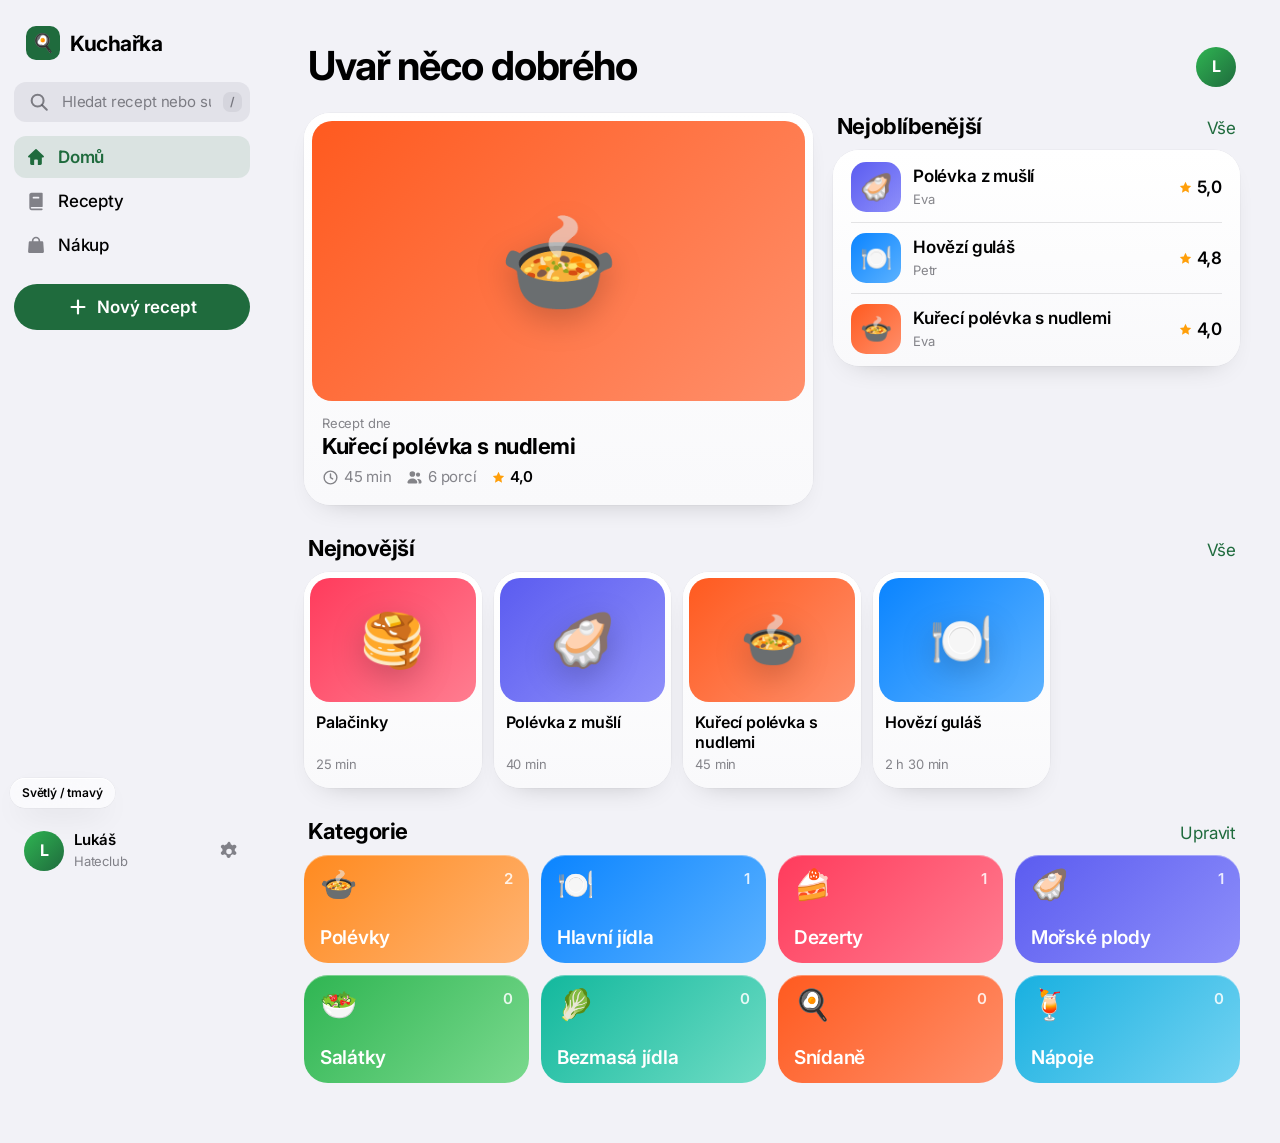
<file: navrh.html>
<!DOCTYPE html>
<html lang="cs">
<head>
<meta charset="UTF-8">
<meta name="viewport" content="width=device-width, initial-scale=1, viewport-fit=cover">
<title>Kuchařka – návrh vzhledu</title>
<meta name="theme-color" content="#F2F2F7" media="(prefers-color-scheme: light)">
<meta name="theme-color" content="#000000" media="(prefers-color-scheme: dark)">
<link rel="preconnect" href="https://fonts.googleapis.com">
<link rel="stylesheet" href="https://fonts.googleapis.com/css2?family=Inter:wght@400;500;600;700&display=swap">
<link rel="stylesheet" href="css/navrh.css">
<style>
  /* jen pro návrh: přepínač světlý/tmavý */
  .demo-theme { position: fixed; z-index: 60; bottom: calc(env(safe-area-inset-bottom) + 92px); left: 10px; height: 30px; padding: 0 12px; border-radius: 999px; font-size: 12px; font-weight: 600; }
  [data-screen] { display: none; }
  [data-screen].on { display: block; }
</style>
</head>
<body>

<svg width="0" height="0" style="position:absolute" aria-hidden="true">
  <defs>
    <symbol id="i-home" viewBox="0 0 24 24"><path fill="currentColor" d="M11.3 2.7a1 1 0 0 1 1.4 0l8.6 8.2c.6.6.2 1.6-.7 1.6H19v7.3c0 .9-.7 1.7-1.7 1.7h-3.1v-5.6c0-.6-.4-1-1-1h-2.4c-.6 0-1 .4-1 1v5.6H6.7c-1 0-1.7-.8-1.7-1.7v-7.3H3.4c-.9 0-1.3-1-.7-1.6z"/></symbol>
    <symbol id="i-book" viewBox="0 0 24 24"><path fill="currentColor" d="M4 4.6C4 3.2 5.2 2 6.6 2H19a1 1 0 0 1 1 1v15.2a1 1 0 0 1-1 1H6.6a.9.9 0 0 0 0 1.8H19a1 1 0 1 1 0 2H6.6A2.6 2.6 0 0 1 4 20.4zM9 7a1 1 0 0 0 0 2h6a1 1 0 1 0 0-2z"/></symbol>
    <symbol id="i-bag" viewBox="0 0 24 24"><path fill="currentColor" d="M7 7.5V7a5 5 0 0 1 10 0v.5h2.2c.8 0 1.4.6 1.5 1.4l.8 11c.1 1-.7 1.8-1.7 1.8H4.2c-1 0-1.8-.8-1.7-1.8l.8-11c.1-.8.7-1.4 1.5-1.4zm2 0h6V7a3 3 0 0 0-6 0z"/></symbol>
    <symbol id="i-plus" viewBox="0 0 24 24"><path fill="none" stroke="currentColor" stroke-width="2.4" stroke-linecap="round" d="M12 5v14M5 12h14"/></symbol>
    <symbol id="i-minus" viewBox="0 0 24 24"><path fill="none" stroke="currentColor" stroke-width="2.4" stroke-linecap="round" d="M5 12h14"/></symbol>
    <symbol id="i-search" viewBox="0 0 24 24"><g fill="none" stroke="currentColor" stroke-width="2.2" stroke-linecap="round"><circle cx="10.5" cy="10.5" r="6.5"/><path d="m15.5 15.5 5 5"/></g></symbol>
    <symbol id="i-back" viewBox="0 0 24 24"><path fill="none" stroke="currentColor" stroke-width="2.4" stroke-linecap="round" stroke-linejoin="round" d="M15 5l-7 7 7 7"/></symbol>
    <symbol id="i-more" viewBox="0 0 24 24"><g fill="currentColor"><circle cx="5" cy="12" r="2"/><circle cx="12" cy="12" r="2"/><circle cx="19" cy="12" r="2"/></g></symbol>
    <symbol id="i-share" viewBox="0 0 24 24"><g fill="none" stroke="currentColor" stroke-width="2" stroke-linecap="round" stroke-linejoin="round"><path d="M12 3v12M7.5 7.5 12 3l4.5 4.5"/><path d="M8 10H6.5A1.5 1.5 0 0 0 5 11.5v8A1.5 1.5 0 0 0 6.5 21h11a1.5 1.5 0 0 0 1.5-1.5v-8a1.5 1.5 0 0 0-1.5-1.5H16"/></g></symbol>
    <symbol id="i-clock" viewBox="0 0 24 24"><g fill="none" stroke="currentColor" stroke-width="2" stroke-linecap="round"><circle cx="12" cy="12" r="9"/><path d="M12 7v5l3 2"/></g></symbol>
    <symbol id="i-people" viewBox="0 0 24 24"><path fill="currentColor" d="M9 11a4 4 0 1 0 0-8 4 4 0 0 0 0 8zm8 0a3 3 0 1 0 0-6 3 3 0 0 0 0 6zM2 19.2C2 15.9 5.1 13.5 9 13.5s7 2.4 7 5.7c0 .7-.6 1.3-1.3 1.3H3.3c-.7 0-1.3-.6-1.3-1.3zm15.5 1.3c.3-.4.5-.8.5-1.3 0-2-1-3.8-2.6-5 .5-.1 1-.2 1.6-.2 2.8 0 5 1.8 5 4.3 0 1.2-.6 2.2-1.6 2.2z"/></symbol>
    <symbol id="i-star" viewBox="0 0 24 24"><path fill="currentColor" d="M12 2.8l2.8 5.8 6.3.9-4.6 4.4 1.1 6.3L12 17.2l-5.6 3 1.1-6.3-4.6-4.4 6.3-.9z"/></symbol>
    <symbol id="i-star-half" viewBox="0 0 24 24"><path fill="currentColor" opacity=".28" d="M12 2.8l2.8 5.8 6.3.9-4.6 4.4 1.1 6.3L12 17.2z"/><path fill="currentColor" d="M12 2.8v14.4l-5.6 3 1.1-6.3-4.6-4.4 6.3-.9z"/></symbol>
    <symbol id="i-check" viewBox="0 0 24 24"><path fill="none" stroke="currentColor" stroke-width="3" stroke-linecap="round" stroke-linejoin="round" d="M5 12.5l4.5 4.5L19 7.5"/></symbol>
    <symbol id="i-flame" viewBox="0 0 24 24"><path fill="currentColor" d="M12.6 2.2c.4-.3 1-.1 1.1.4.6 2.6 2 4 3.4 5.6 1.5 1.7 2.9 3.6 2.9 6.6A7.9 7.9 0 0 1 12 22.5a7.9 7.9 0 0 1-8-7.7c0-2.4 1-4.4 2.6-5.9.4-.4 1-.1 1.1.4.2 1.2.8 2.2 1.7 2.8-.3-3.6 1.2-7.4 3.2-9.9z"/></symbol>
    <symbol id="i-sort" viewBox="0 0 24 24"><path fill="none" stroke="currentColor" stroke-width="2.2" stroke-linecap="round" d="M4 7h16M7 12h10M10 17h4"/></symbol>
    <symbol id="i-close" viewBox="0 0 24 24"><path fill="none" stroke="currentColor" stroke-width="2.4" stroke-linecap="round" d="M7 7l10 10M17 7 7 17"/></symbol>
    <symbol id="i-camera" viewBox="0 0 24 24"><path fill="currentColor" d="M9.2 3.5h5.6c.6 0 1.1.3 1.4.8l1 1.7H20c1.1 0 2 .9 2 2V18c0 1.1-.9 2-2 2H4c-1.1 0-2-.9-2-2V8c0-1.1.9-2 2-2h2.8l1-1.7c.3-.5.8-.8 1.4-.8zM12 17a4 4 0 1 0 0-8 4 4 0 0 0 0 8z"/></symbol>
    <symbol id="i-grip" viewBox="0 0 24 24"><g fill="currentColor"><circle cx="9" cy="6" r="1.6"/><circle cx="15" cy="6" r="1.6"/><circle cx="9" cy="12" r="1.6"/><circle cx="15" cy="12" r="1.6"/><circle cx="9" cy="18" r="1.6"/><circle cx="15" cy="18" r="1.6"/></g></symbol>
    <symbol id="i-gear" viewBox="0 0 24 24"><path fill="currentColor" d="M10.3 2.6c.2-.9 1-1.6 1.9-1.6h-.4c.9 0 1.7.7 1.9 1.6l.3 1.4c.7.2 1.3.5 1.9.9l1.3-.6c.9-.4 1.9-.1 2.4.7l.2.3c.5.8.4 1.9-.4 2.5l-1.1.9c.1.7.1 1.4 0 2.1l1.1.9c.7.6.9 1.7.4 2.5l-.2.3c-.5.8-1.5 1.1-2.4.7l-1.3-.6c-.6.4-1.2.7-1.9.9l-.3 1.4c-.2.9-1 1.6-1.9 1.6h-.4c-.9 0-1.7-.7-1.9-1.6l-.3-1.4c-.7-.2-1.3-.5-1.9-.9l-1.3.6c-.9.4-1.9.1-2.4-.7l-.2-.3c-.5-.8-.4-1.9.4-2.5l1.1-.9a7 7 0 0 1 0-2.1l-1.1-.9c-.7-.6-.9-1.7-.4-2.5l.2-.3c.5-.8 1.5-1.1 2.4-.7l1.3.6c.6-.4 1.2-.7 1.9-.9zM12 14.5a3 3 0 1 0 0-6 3 3 0 0 0 0 6z" transform="translate(0 1)"/></symbol>
  </defs>
</svg>

<button class="demo-theme glass" id="theme">Světlý / tmavý</button>

<div class="app">

  <!-- desktop: postranní panel -->
  <aside class="sidebar">
    <div class="brand"><span class="brand-mark">🍳</span>Kuchařka</div>
    <label class="field"><svg class="ic"><use href="#i-search"/></svg><input id="side-search" placeholder="Hledat recept nebo surovinu" aria-label="Hledat"><kbd>/</kbd></label>
    <a class="side-link" href="#domu" data-nav="domu"><svg class="ic"><use href="#i-home"/></svg>Domů</a>
    <a class="side-link" href="#recepty" data-nav="recepty"><svg class="ic"><use href="#i-book"/></svg>Recepty</a>
    <a class="side-link" href="#nakup" data-nav="nakup"><svg class="ic"><use href="#i-bag"/></svg>Nákup</a>
    <a class="pill pill-accent side-add press" href="#novy"><svg class="ic"><use href="#i-plus"/></svg>Nový recept</a>
    <a class="side-foot" href="#domu"><span class="avatar">L</span><span style="flex:1"><span class="t-head" style="display:block;font-size:15px">Lukáš</span><span class="t-foot">Hateclub</span></span><svg class="ic" style="color:var(--ink-2)"><use href="#i-gear"/></svg></a>
  </aside>

  <main>

  <!-- ============ DOMŮ ============ -->
  <section class="screen" data-screen="domu">
    <header class="screen-head">
      <div>
        <h1 class="t-large">Uvař něco dobrého</h1>
      </div>
      <a class="avatar press" href="#domu" aria-label="Profil a nastavení">L</a>
    </header>

    <div class="home-grid">
      <div class="section">
        <a class="card feature press" href="#recept" data-hero>
          <div class="art" style="background:var(--cat-0)"><span class="emoji">🍲</span></div>
          <div class="body">
            <p class="t-foot">Recept dne</p>
            <h2 class="t-title">Kuřecí polévka s nudlemi</h2>
            <div class="meta">
              <span class="meta-item"><svg class="ic"><use href="#i-clock"/></svg>45 min</span>
              <span class="meta-item"><svg class="ic"><use href="#i-people"/></svg>6 porcí</span>
              <span class="score"><svg class="ic"><use href="#i-star"/></svg>4,0</span>
            </div>
          </div>
        </a>
      </div>

      <div class="section">
        <div class="section-head"><h2 class="t-title">Nejoblíbenější</h2><a class="link" href="#recepty" data-sort="best">Vše</a></div>
        <div class="card">
          <ul class="rows">
            <li><a class="art thumb" href="#recept" data-hero style="background:var(--cat-4)"><span class="emoji">🦪</span></a><span class="grow"><span class="t-head" style="display:block">Polévka z mušlí</span><span class="t-foot">Eva</span></span><span class="score"><svg class="ic"><use href="#i-star"/></svg>5,0</span></li>
            <li><a class="art thumb" href="#recept" data-hero style="background:var(--cat-5)"><span class="emoji">🍽️</span></a><span class="grow"><span class="t-head" style="display:block">Hovězí guláš</span><span class="t-foot">Petr</span></span><span class="score"><svg class="ic"><use href="#i-star"/></svg>4,8</span></li>
            <li><a class="art thumb" href="#recept" data-hero style="background:var(--cat-0)"><span class="emoji">🍲</span></a><span class="grow"><span class="t-head" style="display:block">Kuřecí polévka s nudlemi</span><span class="t-foot">Eva</span></span><span class="score"><svg class="ic"><use href="#i-star"/></svg>4,0</span></li>
          </ul>
        </div>
      </div>
    </div>

    <div class="section">
      <div class="section-head"><h2 class="t-title">Nejnovější</h2><a class="link" href="#recepty" data-sort="new">Vše</a></div>
      <div class="rail">
        <a class="card mini press" href="#recept" data-hero><div class="art" style="background:var(--cat-6)"><span class="emoji">🥞</span></div><div class="body"><h3 class="t-head">Palačinky</h3><p class="t-foot">25 min</p></div></a>
        <a class="card mini press" href="#recept" data-hero><div class="art" style="background:var(--cat-4)"><span class="emoji">🦪</span></div><div class="body"><h3 class="t-head">Polévka z mušlí</h3><p class="t-foot">40 min</p></div></a>
        <a class="card mini press" href="#recept" data-hero><div class="art" style="background:var(--cat-0)"><span class="emoji">🍲</span></div><div class="body"><h3 class="t-head">Kuřecí polévka s nudlemi</h3><p class="t-foot">45 min</p></div></a>
        <a class="card mini press" href="#recept" data-hero><div class="art" style="background:var(--cat-5)"><span class="emoji">🍽️</span></div><div class="body"><h3 class="t-head">Hovězí guláš</h3><p class="t-foot">2 h 30 min</p></div></a>
      </div>
    </div>

    <div class="section">
      <div class="section-head"><h2 class="t-title">Kategorie</h2><a class="link" href="#domu">Upravit</a></div>
      <div class="tiles">
        <a class="tile press" href="#recepty" data-cat="Polévky" style="background:var(--cat-3)"><span class="emoji">🍲</span><span class="count">2</span><span class="name">Polévky</span></a>
        <a class="tile press" href="#recepty" data-cat="Hlavní jídla" style="background:var(--cat-5)"><span class="emoji">🍽️</span><span class="count">1</span><span class="name">Hlavní jídla</span></a>
        <a class="tile press" href="#recepty" data-cat="Dezerty" style="background:var(--cat-6)"><span class="emoji">🍰</span><span class="count">1</span><span class="name">Dezerty</span></a>
        <a class="tile press" href="#recepty" data-cat="Mořské plody" style="background:var(--cat-4)"><span class="emoji">🦪</span><span class="count">1</span><span class="name">Mořské plody</span></a>
        <a class="tile press" href="#recepty" data-cat="Salátky" style="background:var(--cat-8)"><span class="emoji">🥗</span><span class="count">0</span><span class="name">Salátky</span></a>
        <a class="tile press" href="#recepty" data-cat="Bezmasá jídla" style="background:var(--cat-1)"><span class="emoji">🥬</span><span class="count">0</span><span class="name">Bezmasá jídla</span></a>
        <a class="tile press" href="#recepty" data-cat="Snídaně" style="background:var(--cat-0)"><span class="emoji">🍳</span><span class="count">0</span><span class="name">Snídaně</span></a>
        <a class="tile press" href="#recepty" data-cat="Nápoje" style="background:var(--cat-2)"><span class="emoji">🍹</span><span class="count">0</span><span class="name">Nápoje</span></a>
      </div>
    </div>
  </section>


  <!-- ============ RECEPTY ============ -->
  <section class="screen" data-screen="recepty">
    <header class="screen-head">
      <div><h1 class="t-large">Recepty</h1></div>
      <button class="round glass press" id="sort-btn" aria-label="Řazení"><svg class="ic"><use href="#i-sort"/></svg></button>
    </header>
    <p class="t-sub" style="padding:0 4px 14px" id="list-count"></p>

    <div class="stack">
      <label class="field only-mobile"><svg class="ic"><use href="#i-search"/></svg><input id="q" type="search" placeholder="Hledat recept nebo surovinu" aria-label="Hledat"></label>
      <div class="segmented" id="scope" role="group" aria-label="Hledat podle">
        <span class="seg-indicator"></span>
        <button aria-pressed="true" data-scope="name">Podle názvu</button>
        <button aria-pressed="false" data-scope="ing">Podle surovin</button>
      </div>
    </div>

    <div class="chips" id="chips" role="group" aria-label="Kategorie"></div>
    <div class="sort-row" id="sort-row"><span class="t-foot" id="sort-label">Nejnovější nahoře</span></div>

    <div id="r-list"></div>
    <div class="empty" id="empty" hidden>
      <span class="emoji">🔍</span>
      <p class="t-head">Nic takového tu zatím není</p>
      <p class="t-sub">Zkus jiné slovo nebo hledej podle surovin.</p>
      <a class="pill pill-soft pill-sm press" href="#novy">Přidat nový recept</a>
    </div>
  </section>

  <!-- ============ RECEPT ============ -->
  <section class="screen" data-screen="recept">
    <div class="topbar">
      <a class="round glass press" href="#domu" data-back aria-label="Zpět"><svg class="ic"><use href="#i-back"/></svg></a>
      <div class="group">
        <button class="round glass press" aria-label="Sdílet"><svg class="ic"><use href="#i-share"/></svg></button>
        <button class="round glass press" aria-label="Další akce"><svg class="ic"><use href="#i-more"/></svg></button>
      </div>
    </div>

    <div class="recipe-layout">
      <div class="aside">
        <div class="hero"><div class="art" id="hero-art" style="background:var(--cat-0)"><span class="emoji">🍲</span></div></div>
        <div class="recipe-title">
          <h1 class="t-large">Kuřecí polévka s nudlemi</h1>
          <span class="byline"><span class="avatar avatar-sm" style="background:var(--cat-6)">E</span>Eva přidala do Polévek</span>
        </div>
        <div class="facts">
          <div class="card"><div class="card-label"><svg class="ic"><use href="#i-clock"/></svg>Čas</div><div class="card-value">45 min</div></div>
          <div class="card"><div class="card-label"><svg class="ic"><use href="#i-people"/></svg>Porce</div>
            <div class="stepper"><button class="press" data-step="-1" aria-label="Méně porcí"><svg class="ic"><use href="#i-minus"/></svg></button><output id="portions">6</output><button class="press" data-step="1" aria-label="Více porcí"><svg class="ic"><use href="#i-plus"/></svg></button></div></div>
        </div>
        <div class="card buy">
          <div class="grow"><p class="t-head">Nakoupit suroviny</p><p class="t-sub">5 položek do nákupního seznamu</p></div>
          <button class="pill pill-accent pill-sm press">Do nákupu</button>
        </div>
        <label class="card buy cook">
          <span class="cook-ic"><svg class="ic"><use href="#i-flame"/></svg></span>
          <span class="grow"><span class="t-head" style="display:block">Vařím</span><span class="t-sub">Displej nezhasne, dokud vaříš</span></span>
          <input type="checkbox" class="switch" id="cook" aria-label="Vařím – displej nezhasne">
        </label>
      </div>

      <div>
        <div class="section">
          <div class="section-head"><h2 class="t-title">Suroviny</h2><span class="t-foot" id="for-portions">na 6 porcí</span></div>
          <div class="card">
            <ul class="rows" id="ingredients">
              <li><span class="grow">kuřecí skelet</span><span class="end" data-q="1" data-u="">1</span></li>
              <li><span class="grow">mrkev</span><span class="end" data-q="3" data-u="">3</span></li>
              <li><span class="grow">celer</span><span class="end" data-q="0.5" data-u="">½</span></li>
              <li><span class="grow">vlasové nudle</span><span class="end" data-q="100" data-u=" g">100 g</span></li>
              <li><span class="grow">sůl a pepř</span><span class="end"></span></li>
            </ul>
          </div>
        </div>

        <div class="section">
          <div class="section-head"><h2 class="t-title">Postup</h2><span class="t-foot" id="steps-done">0 ze 4 hotovo</span></div>
          <div class="card">
            <ol class="steps" id="steps">
              <li><span class="check">1<svg viewBox="0 0 24 24"><path fill="none" stroke="currentColor" stroke-width="3" stroke-linecap="round" stroke-linejoin="round" d="M5 12.5l4.5 4.5L19 7.5"/></svg></span><span class="step-text">Skelet zalij studenou vodou, přiveď k varu a sbírej pěnu.</span></li>
              <li><span class="check">2<svg viewBox="0 0 24 24"><path fill="none" stroke="currentColor" stroke-width="3" stroke-linecap="round" stroke-linejoin="round" d="M5 12.5l4.5 4.5L19 7.5"/></svg></span><span class="step-text">Přidej očištěnou zeleninu a vař 30 minut.</span></li>
              <li><span class="check">3<svg viewBox="0 0 24 24"><path fill="none" stroke="currentColor" stroke-width="3" stroke-linecap="round" stroke-linejoin="round" d="M5 12.5l4.5 4.5L19 7.5"/></svg></span><span class="step-text">Vývar sceď, maso obral a nakrájej zeleninu.</span></li>
              <li><span class="check">4<svg viewBox="0 0 24 24"><path fill="none" stroke="currentColor" stroke-width="3" stroke-linecap="round" stroke-linejoin="round" d="M5 12.5l4.5 4.5L19 7.5"/></svg></span><span class="step-text">Uvař nudle zvlášť a přidej je až do talíře.</span></li>
            </ol>
          </div>
        </div>

        <div class="section">
          <div class="section-head"><h2 class="t-title">Hodnocení</h2><button class="link press">Ohodnotit</button></div>
          <div class="card">
            <div class="review"><div class="review-head"><span class="avatar avatar-sm" style="background:var(--cat-4)">P</span><span class="t-head">Petr</span><span class="stars"><svg class="ic"><use href="#i-star"/></svg><svg class="ic"><use href="#i-star"/></svg><svg class="ic"><use href="#i-star"/></svg><svg class="ic"><use href="#i-star"/></svg><svg class="ic"><use href="#i-star-half"/></svg></span></div><p>Jako od babičky. Přidal jsem trochu zázvoru.</p></div>
          </div>
        </div>
      </div>
    </div>
  </section>

  <!-- ============ NÁKUP ============ -->
  <section class="screen" data-screen="nakup">
    <header class="screen-head">
      <div>
        <h1 class="t-large">Nákup</h1>
      </div>
      <button class="round glass press" aria-label="Možnosti seznamu"><svg class="ic"><use href="#i-more"/></svg></button>
    </header>
    <p class="t-sub" style="padding:0 4px 14px" id="shop-count">6 položek k nákupu</p>

    <div class="stack">
      <div class="segmented" id="lists" role="group" aria-label="Seznam">
        <span class="seg-indicator"></span>
        <button aria-pressed="true">Můj</button>
        <button aria-pressed="false">S Evou</button>
        <button aria-pressed="false">Chata</button>
      </div>
      <form class="field" id="add-item"><input placeholder="Přidat položku" aria-label="Přidat položku"><button class="round press" aria-label="Přidat"><svg class="ic"><use href="#i-plus"/></svg></button></form>
    </div>

    <div class="shop-layout" id="shop">
      <div class="section">
        <div class="dept-head"><span class="emoji">🥕</span>Ovoce a zelenina<span class="t-foot">3</span></div>
        <div class="card"><ul class="rows">
          <li class="item"><span class="check"><svg viewBox="0 0 24 24"><path fill="none" stroke="currentColor" stroke-width="3" stroke-linecap="round" stroke-linejoin="round" d="M5 12.5l4.5 4.5L19 7.5"/></svg></span><span class="grow">mrkev</span><span class="qty">3 ks</span></li>
          <li class="item"><span class="check"><svg viewBox="0 0 24 24"><path fill="none" stroke="currentColor" stroke-width="3" stroke-linecap="round" stroke-linejoin="round" d="M5 12.5l4.5 4.5L19 7.5"/></svg></span><span class="grow">celer</span><span class="qty">½ ks</span></li>
          <li class="item"><span class="check"><svg viewBox="0 0 24 24"><path fill="none" stroke="currentColor" stroke-width="3" stroke-linecap="round" stroke-linejoin="round" d="M5 12.5l4.5 4.5L19 7.5"/></svg></span><span class="grow">česnek</span><span class="qty"></span></li>
        </ul></div>
      </div>
      <div class="section">
        <div class="dept-head"><span class="emoji">🥩</span>Maso, ryby a uzeniny<span class="t-foot">1</span></div>
        <div class="card"><ul class="rows">
          <li class="item"><span class="check"><svg viewBox="0 0 24 24"><path fill="none" stroke="currentColor" stroke-width="3" stroke-linecap="round" stroke-linejoin="round" d="M5 12.5l4.5 4.5L19 7.5"/></svg></span><span class="grow">kuřecí skelet</span><span class="qty">1 ks</span></li>
        </ul></div>
      </div>
      <div class="section">
        <div class="dept-head"><span class="emoji">🥛</span>Mléčné výrobky a vejce<span class="t-foot">1</span></div>
        <div class="card"><ul class="rows">
          <li class="item"><span class="check"><svg viewBox="0 0 24 24"><path fill="none" stroke="currentColor" stroke-width="3" stroke-linecap="round" stroke-linejoin="round" d="M5 12.5l4.5 4.5L19 7.5"/></svg></span><span class="grow">mléko</span><span class="qty">1 l</span></li>
        </ul></div>
      </div>
      <div class="section">
        <div class="dept-head"><span class="emoji">🫙</span>Trvanlivé a koření<span class="t-foot">1</span></div>
        <div class="card"><ul class="rows">
          <li class="item"><span class="check"><svg viewBox="0 0 24 24"><path fill="none" stroke="currentColor" stroke-width="3" stroke-linecap="round" stroke-linejoin="round" d="M5 12.5l4.5 4.5L19 7.5"/></svg></span><span class="grow">vlasové nudle</span><span class="qty">100 g</span></li>
        </ul></div>
      </div>
    </div>
  </section>


  <!-- ============ NOVÝ RECEPT ============ -->
  <section class="screen editor" data-screen="novy">
    <div class="ed-bar glass">
      <button class="ed-cancel press" id="ed-cancel">Zrušit</button>
      <div class="ed-title"><span class="t-head">Nový recept</span></div>
      <button class="pill pill-accent pill-sm press" id="ed-save">Uložit</button>
    </div>

    <div class="ed-layout">
      <div>
        <label class="card ed-photo press" id="ed-photo">
          <input type="file" accept="image/*" hidden>
          <span class="art" id="ed-art" style="background:var(--cat-3)"><span class="emoji" id="ed-emoji">🍲</span></span>
          <span class="ed-photo-btn glass"><svg class="ic"><use href="#i-camera"/></svg>Přidat fotku</span>
        </label>

        <div class="card ed-card">
          <input class="ed-name" id="ed-name" placeholder="Název receptu" aria-label="Název receptu" autocomplete="off">
        </div>

        <div class="ed-block">
          <h2 class="ed-label">Kategorie</h2>
          <div class="chips ed-chips" id="ed-cats" role="group" aria-label="Kategorie"></div>
        </div>

        <div class="facts">
          <div class="card"><div class="card-label"><svg class="ic"><use href="#i-clock"/></svg>Čas</div>
            <div class="ed-time"><input id="ed-time" inputmode="numeric" value="45" aria-label="Čas v minutách"><span class="t-sub">min</span></div></div>
          <div class="card"><div class="card-label"><svg class="ic"><use href="#i-people"/></svg>Porce</div>
            <div class="stepper"><button class="press" type="button" data-ed-step="-1" aria-label="Méně porcí"><svg class="ic"><use href="#i-minus"/></svg></button><output id="ed-portions">4</output><button class="press" type="button" data-ed-step="1" aria-label="Více porcí"><svg class="ic"><use href="#i-plus"/></svg></button></div></div>
        </div>

        <div class="ed-block">
          <h2 class="ed-label">Uložit do kuchařky</h2>
          <div class="chips ed-chips" id="ed-groups">
            <button class="chip press" type="button" aria-pressed="true">Hateclub</button>
            <button class="chip press" type="button" aria-pressed="false">Rodina</button>
          </div>
        </div>
      </div>

      <div>
        <div class="section">
          <div class="section-head"><h2 class="t-title">Suroviny</h2><span class="t-foot" id="ed-ing-count"></span></div>
          <div class="card">
            <ul class="rows ed-rows" id="ed-ings"></ul>
            <button class="ed-add press" type="button" id="ed-add-ing"><svg class="ic"><use href="#i-plus"/></svg>Přidat surovinu</button>
          </div>
        </div>

        <div class="section">
          <div class="section-head"><h2 class="t-title">Postup</h2><span class="t-foot" id="ed-step-count"></span></div>
          <div class="card">
            <ol class="rows ed-rows" id="ed-steps"></ol>
            <button class="ed-add press" type="button" id="ed-add-step"><svg class="ic"><use href="#i-plus"/></svg>Přidat krok</button>
          </div>
        </div>
      </div>
    </div>
  </section>

  </main>
  <div class="toast glass" id="toast" role="status" hidden></div>

  <!-- mobil: plovoucí dok -->
  <nav class="dock" id="dock" aria-label="Hlavní">
    <div class="tabbar glass">
      <span class="tab-indicator" id="tab-indicator"></span>
      <a class="tab" href="#domu" data-nav="domu"><svg class="ic"><use href="#i-home"/></svg>Domů</a>
      <a class="tab" href="#recepty" data-nav="recepty"><svg class="ic"><use href="#i-book"/></svg>Recepty</a>
      <a class="tab" href="#nakup" data-nav="nakup"><svg class="ic"><use href="#i-bag"/></svg>Nákup</a>
    </div>
    <a class="fab press" href="#novy" aria-label="Nový recept"><svg class="ic"><use href="#i-plus"/></svg></a>
  </nav>
</div>

<script>
const $ = s => document.querySelector(s), $$ = s => [...document.querySelectorAll(s)];
let heroFrom = null;   // karta, ze které se otevírá recept (obrázek „přeletí“ do detailu)

function paint() {
  const s = location.hash.slice(1) || 'domu';
  $$('[data-screen]').forEach(el => el.classList.toggle('on', el.dataset.screen === s));
  $$('[data-nav]').forEach(el => el.dataset.nav === s ? el.setAttribute('aria-current', 'page') : el.removeAttribute('aria-current'));
  $('#dock').hidden = s === 'recept' || s === 'novy';
  $('#dock').classList.remove('is-away');
  scrollTo(0, 0);
  moveIndicator(); moveSeg();
  if (s === 'novy') $$('#ed-steps textarea').forEach(t => { t.style.height = 'auto'; t.style.height = t.scrollHeight + 'px'; });
}

let prevHash = location.hash;
function go() {
  // editor vyjíždí zespodu jako list, při zavření sjede dolů
  document.documentElement.dataset.vt = location.hash === '#novy' ? 'up' : prevHash === '#novy' ? 'down' : '';
  prevHash = location.hash;
  const into = location.hash === '#recept', art = heroFrom?.matches('.art') ? heroFrom : heroFrom?.querySelector('.art');
  if (!document.startViewTransition) return paint();
  if (art) art.style.viewTransitionName = 'hero';
  $('#hero-art').style.viewTransitionName = '';
  const t = document.startViewTransition(() => {
    if (art) art.style.viewTransitionName = '';
    paint();
    if (into && art) $('#hero-art').style.viewTransitionName = 'hero';
  });
  t.finished.finally(() => { $('#hero-art').style.viewTransitionName = ''; heroFrom = null; });
}
addEventListener('hashchange', go);
document.addEventListener('click', e => { const a = e.target.closest('[data-hero]'); if (a) heroFrom = a; }, true);

// klouzavá pilulka pod aktivní záložkou
function moveIndicator() {
  const cur = $('.tab[aria-current]'), ind = $('#tab-indicator');
  if (!cur) { ind.style.width = '0'; return; }
  ind.style.width = cur.offsetWidth + 'px';
  ind.style.transform = `translateX(${cur.offsetLeft}px)`;
}
function moveSeg() {
  for (const seg of $$('.segmented')) {
    const cur = seg.querySelector('[aria-pressed="true"]'), ind = seg.querySelector('.seg-indicator');
    if (!cur || !cur.offsetWidth) continue;
    ind.style.width = cur.offsetWidth + 'px';
    ind.style.transform = `translateX(${cur.offsetLeft - 3}px)`;
  }
}
$('#lists').addEventListener('click', e => {
  const b = e.target.closest('button'); if (!b) return;
  $$('#lists button').forEach(x => x.setAttribute('aria-pressed', x === b));
  moveSeg();
});

// dok se při čtení (posun dolů) uklidí, při posunu nahoru se vrátí
let lastY = 0;
addEventListener('scroll', () => {
  const y = scrollY, dock = $('#dock');
  if (Math.abs(y - lastY) < 8) return;
  dock.classList.toggle('is-away', y > lastY && y > 120);
  lastY = y;
}, { passive: true });

// porce: přepočet surovin
const BASE = 6;
document.addEventListener('click', e => {
  const b = e.target.closest('[data-step]'); if (!b) return;
  const out = $('#portions'), n = Math.max(1, Math.min(40, +out.value + +b.dataset.step));
  out.value = n; out.classList.remove('bump'); void out.offsetWidth; out.classList.add('bump');
  $('#for-portions').textContent = `na ${n} ${n === 1 ? 'porci' : n < 5 ? 'porce' : 'porcí'}`;
  $$('#ingredients [data-q]').forEach(el => {
    const v = Math.round(+el.dataset.q * n / BASE * 10) / 10;
    el.textContent = String(v).replace('.', ',') + el.dataset.u;
  });
});

// kroky a položky nákupu: odškrtnutí
document.addEventListener('click', e => {
  const li = e.target.closest('#steps li, .item'); if (!li) return;
  li.classList.toggle('is-done');
  const done = $$('#steps .is-done').length;
  $('#steps-done').textContent = `${done} ze 4 hotovo`;
  const left = $$('.item:not(.is-done)').length;
  $('#shop-count').textContent = left ? `${left} ${left === 1 ? 'položka' : left < 5 ? 'položky' : 'položek'} k nákupu` : 'Všechno nakoupeno';
});
$('#add-item').addEventListener('submit', e => {
  e.preventDefault();
  const inp = e.target.querySelector('input'), v = inp.value.trim(); if (!v) return;
  const tpl = $('.item').cloneNode(true);
  tpl.classList.remove('is-done'); tpl.querySelector('.grow').textContent = v; tpl.querySelector('.qty').textContent = '';
  tpl.animate([{ opacity: 0, transform: 'translateY(-8px)' }, { opacity: 1, transform: 'none' }], { duration: 350, easing: 'cubic-bezier(.2,.9,.25,1)' });
  $('#shop .rows').prepend(tpl); inp.value = '';
});

// klávesnice (desktop): „/“ hledání, Esc zpět z receptu
addEventListener('keydown', e => {
  if (e.key === '/' && document.activeElement.tagName !== 'INPUT') { e.preventDefault(); (innerWidth >= 960 ? $('#side-search') : $('#q')).focus(); }
  if (e.key === 'Escape' && (location.hash === '#recept' || location.hash === '#novy')) closeEditorOr('#domu');
});


// ---------- Recepty: procházení, hledání, kategorie ----------
const RECIPES = [
  { name: 'Kuřecí polévka s nudlemi', cat: 'Polévky', emoji: '🍲', bg: 0, time: '45 min', who: 'Eva', stars: 4, age: 3, ing: 'kuřecí skelet mrkev celer nudle' },
  { name: 'Polévka z mušlí', cat: 'Mořské plody', also: 'Polévky', emoji: '🦪', bg: 4, time: '40 min', who: 'Eva', stars: 5, age: 2, ing: 'mušle máslo bílé víno smetana česnek' },
  { name: 'Hovězí guláš', cat: 'Hlavní jídla', emoji: '🍽️', bg: 5, time: '2 h 30 min', who: 'Petr', stars: 4.8, age: 4, ing: 'hovězí kližka cibule paprika majoránka vývar' },
  { name: 'Palačinky', cat: 'Dezerty', emoji: '🥞', bg: 6, time: '25 min', who: 'Lukáš', stars: 0, age: 1, ing: 'mouka mléko vejce sůl' },
];
const CATS = [['Polévky','🍲'],['Hlavní jídla','🍽️'],['Dezerty','🍰'],['Mořské plody','🦪'],['Salátky','🥗'],['Bezmasá jídla','🥬'],['Snídaně','🍳'],['Nápoje','🍹']];
const SORTS = { new: 'Nejnovější nahoře', best: 'Nejlépe hodnocené', az: 'Podle abecedy' };
const lv = { cat: '', q: '', scope: 'name', sort: 'new' };
const norm = t => t.toLowerCase().normalize('NFD').replace(/[\u0300-\u036f]/g, '');

function renderChips() {
  $('#chips').innerHTML = [['', 'Vše', '']].concat(CATS.map(([c, e]) => [c, c, e]))
    .map(([c, label, e]) => `<button class="chip press" aria-pressed="${lv.cat === c}" data-chip="${c}">${e ? `<span>${e}</span>` : ''}${label}</button>`).join('');
}
const cardHtml = r => `
    <a class="card r-card press" href="#recept" data-hero>
      <span class="art" style="background:var(--cat-${r.bg})"><span class="emoji">${r.emoji}</span></span>
      <span class="r-body">
        <span class="t-head">${r.name}</span>
        <span class="t-foot">${r.who}</span>
        <span class="r-meta"><span class="meta-item"><svg class="ic"><use href="#i-clock"/></svg>${r.time}</span>${r.stars ? `<span class="score"><svg class="ic"><use href="#i-star"/></svg>${String(r.stars).replace('.', ',')}</span>` : '<span class="t-foot">Bez hodnocení</span>'}</span>
      </span>
    </a>`;
const sorter = () => lv.sort === 'best' ? (a, b) => b.stars - a.stars : lv.sort === 'az' ? (a, b) => a.name.localeCompare(b.name, 'cs') : (a, b) => a.age - b.age;

// bez hledání a bez vybrané kategorie: jen kategorie, recepty až po rozkliknutí
const CAT_BG = [3, 5, 6, 4, 8, 1, 0, 2];
function renderCategories() {
  $('#list-count').textContent = `${CATS.length} kategorií`;
  $('#empty').hidden = true;
  $('#r-list').innerHTML = `<div class="tiles">${CATS.map(([c, e], i) => {
    const n = RECIPES.filter(r => r.cat === c || r.also === c).length;
    return `<button class="tile press" data-open-cat="${c}" style="background:var(--cat-${CAT_BG[i]})"><span class="emoji">${e}</span><span class="count">${n}</span><span class="name">${c}</span></button>`;
  }).join('')}</div>`;
}
function renderList(animate) {
  const words = norm(lv.q).split(/\s+/).filter(Boolean);
  const browsing = !lv.cat && !words.length;
  $('#r-list').classList.toggle('r-list', !browsing);
  $('#chips').hidden = $('#sort-row').hidden = $('#sort-btn').hidden = browsing;
  if (browsing) { renderCategories(); if (animate) stagger('#r-list .tile'); return; }
  let list = RECIPES.filter(r => (!lv.cat || r.cat === lv.cat || r.also === lv.cat)
    && words.every(w => norm(lv.scope === 'ing' ? r.ing : r.name).includes(w)));
  list.sort(sorter());
  const n = list.length;
  $('#list-count').textContent = `${n} ${n === 1 ? 'recept' : n > 1 && n < 5 ? 'recepty' : 'receptů'}${lv.cat ? ' v kategorii ' + lv.cat : ''}`;
  $('#sort-label').textContent = SORTS[lv.sort];
  $('#empty').hidden = n > 0;
  $('#r-list').innerHTML = list.map(cardHtml).join('');
  if (animate) stagger('#r-list .r-card');
}
function stagger(sel) {
  $$(sel).forEach((el, i) => el.animate(
    [{ opacity: 0, transform: 'translateY(10px)' }, { opacity: 1, transform: 'none' }],
    { duration: 380, delay: Math.min(i, 8) * 40, easing: 'cubic-bezier(.2,.9,.25,1)', fill: 'backwards' }));
}
document.addEventListener('click', e => {
  const b = e.target.closest('[data-open-cat]'); if (!b) return;
  lv.cat = b.dataset.openCat; renderChips(); renderList(true); scrollTo({ top: 0, behavior: 'smooth' });
  $('#chips [aria-pressed="true"]')?.scrollIntoView({ inline: 'center', block: 'nearest' });
});
$('#chips').addEventListener('click', e => {
  const b = e.target.closest('[data-chip]'); if (!b) return;
  lv.cat = b.dataset.chip; $$('#chips .chip').forEach(x => x.setAttribute('aria-pressed', x === b));
  b.scrollIntoView({ inline: 'center', block: 'nearest', behavior: 'smooth' });
  renderList(true);
});
$('#scope').addEventListener('click', e => {
  const b = e.target.closest('button'); if (!b) return;
  lv.scope = b.dataset.scope; $$('#scope button').forEach(x => x.setAttribute('aria-pressed', x === b));
  moveSeg(); renderList(true);
});
$('#sort-btn').onclick = () => { const k = Object.keys(SORTS); lv.sort = k[(k.indexOf(lv.sort) + 1) % k.length]; renderList(true); };
for (const inp of [$('#q'), $('#side-search')]) inp.addEventListener('input', () => {
  lv.q = inp.value; $('#q').value = $('#side-search').value = inp.value;
  if (location.hash !== '#recepty') location.hash = '#recepty';
  renderList(false);
});
document.addEventListener('click', e => {
  const t = e.target.closest('[data-cat], [data-sort], [data-nav="recepty"]'); if (!t) return;
  lv.cat = t.dataset.cat || ''; if (t.dataset.sort) lv.sort = t.dataset.sort;
  renderChips(); renderList(false);
}, true);
renderChips(); renderList(false);


// ---------- Nový recept ----------
const UNITS = ['—', 'ks', 'g', 'kg', 'ml', 'l', 'lžička', 'lžíce'];
let backTo = '#domu';
addEventListener('hashchange', e => { if (location.hash === '#novy') backTo = new URL(e.oldURL).hash || '#domu'; });
function closeEditorOr(fallback) { location.hash = location.hash === '#novy' ? backTo : fallback; }
$('#ed-cancel').onclick = () => closeEditorOr('#domu');

$('#ed-cats').innerHTML = CATS.map(([c, e], i) => `<button class="chip press" type="button" aria-pressed="${i === 0}" data-emoji="${e}" data-bg="${[3, 5, 6, 4, 8, 1, 0, 2][i]}"><span>${e}</span>${c}</button>`).join('');
for (const g of ['#ed-cats', '#ed-groups']) $(g).addEventListener('click', e => {
  const b = e.target.closest('.chip'); if (!b) return;
  b.setAttribute('aria-pressed', b.getAttribute('aria-pressed') !== 'true');
  const first = $('#ed-cats [aria-pressed="true"]');
  if (g === '#ed-cats' && first) { $('#ed-art').style.background = `var(--cat-${first.dataset.bg})`; $('#ed-emoji').textContent = first.dataset.emoji; }
  touched();
});

$('#ed-photo input').addEventListener('change', e => {
  const f = e.target.files[0]; if (!f) return;
  let img = $('#ed-art img'); if (!img) { img = document.createElement('img'); $('#ed-art').append(img); }
  img.src = URL.createObjectURL(f); img.alt = '';
  img.animate([{ opacity: 0, transform: 'scale(1.06)' }, { opacity: 1, transform: 'none' }], { duration: 450, easing: 'cubic-bezier(.2,.9,.25,1)' });
  $('.ed-photo-btn').lastChild.textContent = 'Změnit fotku';
  touched();
});

document.addEventListener('click', e => {
  const b = e.target.closest('[data-ed-step]'); if (!b) return;
  const out = $('#ed-portions'); out.value = Math.max(1, Math.min(40, +out.value + +b.dataset.edStep));
  out.classList.remove('bump'); void out.offsetWidth; out.classList.add('bump'); touched();
});

function ingRow(name = '', qty = '', unit = '—') {
  const li = document.createElement('li');
  li.className = 'ed-row';
  li.innerHTML = `<span class="ed-grip" aria-hidden="true"><svg class="ic"><use href="#i-grip"/></svg></span>
    <input class="ed-in grow" placeholder="Surovina" value="${name}" aria-label="Surovina">
    <input class="ed-in ed-qty" placeholder="0" inputmode="decimal" value="${qty}" aria-label="Množství">
    <select class="ed-in ed-unit" aria-label="Jednotka">${UNITS.map(u => `<option${u === unit ? ' selected' : ''}>${u}</option>`).join('')}</select>
    <button class="ed-remove press" type="button" aria-label="Odebrat">${'<svg class="ic"><use href="#i-close"/></svg>'}</button>`;
  return li;
}
function stepRow(text = '') {
  const li = document.createElement('li');
  li.className = 'ed-row ed-step';
  li.innerHTML = `<span class="check"></span>
    <textarea class="ed-in grow" rows="1" placeholder="Co se má udělat" aria-label="Krok">${text}</textarea>
    <button class="ed-remove press" type="button" aria-label="Odebrat">${'<svg class="ic"><use href="#i-close"/></svg>'}</button>`;
  return li;
}
function renumber() {
  $$('#ed-steps .check').forEach((c, i) => c.textContent = i + 1);
  const ni = $$('#ed-ings li').length, ns = $$('#ed-steps li').length;
  $('#ed-ing-count').textContent = `${ni} ${ni === 1 ? 'surovina' : ni > 1 && ni < 5 ? 'suroviny' : 'surovin'}`;
  $('#ed-step-count').textContent = `${ns} ${ns === 1 ? 'krok' : ns > 1 && ns < 5 ? 'kroky' : 'kroků'}`;
}
function addRow(list, li, focus) {
  list.append(li); renumber();
  li.animate([{ opacity: 0, transform: 'translateY(-6px)' }, { opacity: 1, transform: 'none' }], { duration: 320, easing: 'cubic-bezier(.2,.9,.25,1)' });
  if (focus) li.querySelector('.ed-in').focus();
}
$('#ed-add-ing').onclick = () => addRow($('#ed-ings'), ingRow(), true);
$('#ed-add-step').onclick = () => addRow($('#ed-steps'), stepRow(), true);
document.addEventListener('click', e => {
  const b = e.target.closest('.ed-remove'); if (!b) return;
  const li = b.closest('li'), h = li.offsetHeight;
  li.animate([{ opacity: 1, height: h + 'px' }, { opacity: 0, height: '0px', paddingTop: '0px', paddingBottom: '0px' }], { duration: 260, easing: 'cubic-bezier(.2,.9,.25,1)' })
    .finished.then(() => { li.remove(); renumber(); touched(); });
});
// Enter v surovině přidá další řádek (rychlé psaní na klávesnici)
document.addEventListener('keydown', e => {
  if (e.key !== 'Enter' || e.shiftKey) return;
  const inp = e.target.closest('#ed-ings .ed-in, #ed-steps textarea'); if (!inp) return;
  e.preventDefault();
  const list = inp.closest('ul, ol'), li = inp.closest('li');
  if (li === list.lastElementChild) addRow(list, list.id === 'ed-ings' ? ingRow() : stepRow(), true);
  else li.nextElementSibling.querySelector('.ed-in').focus();
});
// textarea kroku roste s textem
document.addEventListener('input', e => {
  if (e.target.matches('#ed-steps textarea')) { e.target.style.height = 'auto'; e.target.style.height = e.target.scrollHeight + 'px'; }
  if (e.target.closest('[data-screen="novy"]')) touched();
});

// ve skutečné appce tady proběhne průběžné uložení rozepsaného receptu
function touched() {}
function toast(msg) {
  const t = $('#toast'); t.textContent = msg; t.hidden = false;
  t.animate([{ opacity: 0, transform: 'translate(-50%, 16px) scale(.96)' }, { opacity: 1, transform: 'translate(-50%, 0)' }], { duration: 380, easing: 'cubic-bezier(.32,1.4,.5,1)', fill: 'both' });
  clearTimeout(t._h); t._h = setTimeout(() => t.animate([{ opacity: 1 }, { opacity: 0 }], { duration: 250, fill: 'both' }).finished.then(() => t.hidden = true), 2200);
}
$('#ed-save').onclick = () => {
  const name = $('#ed-name');
  if (!name.value.trim()) {
    name.focus();
    name.closest('.card').animate([{ transform: 'translateX(0)' }, { transform: 'translateX(-8px)' }, { transform: 'translateX(7px)' }, { transform: 'translateX(-4px)' }, { transform: 'none' }], { duration: 380 });
    toast('Recept potřebuje název');
    return;
  }
  toast('Recept uložen');
  location.hash = '#recept';
};
[['kuřecí skelet', '1', 'ks'], ['mrkev', '3', 'ks'], ['', '', '—']].forEach(a => $('#ed-ings').append(ingRow(...a)));
['Skelet zalij studenou vodou a přiveď k varu.', ''].forEach(t => $('#ed-steps').append(stepRow(t)));
renumber();

$('#cook').addEventListener('change', e => toast(e.target.checked ? 'Displej zůstane rozsvícený' : 'Displej zase může zhasnout'));
$('#theme').onclick = () => {
  const r = document.documentElement, dark = r.dataset.theme ? r.dataset.theme === 'dark' : matchMedia('(prefers-color-scheme: dark)').matches;
  const flip = () => { r.dataset.theme = dark ? 'light' : 'dark'; };
  document.startViewTransition ? document.startViewTransition(flip) : flip();
};
addEventListener('resize', () => { moveIndicator(); moveSeg(); });
paint();
</script>
</body>
</html>
</file>
<file: css/navrh.css>
/* Kuchařka — návrh nového vzhledu (beta).
   Šedá „grouped“ plocha, bílé polštářové karty, barevné dlaždice kategorií,
   matné sklo na plovoucích ovládacích prvcích, tmavě zelený akcent. */

:root {
  color-scheme: light;
  --bg: #F2F2F7;
  --surface-top: #FFFFFF;
  --surface-bottom: #F9F9FB;
  --fill: rgba(118, 118, 128, .12);
  --ink: #000000;
  --ink-2: rgba(60, 60, 67, .62);
  --ink-3: rgba(60, 60, 67, .3);
  --line: rgba(60, 60, 67, .13);
  --accent: #1F6B3D;
  --accent-press: #17532F;
  --accent-on: #FFFFFF;
  --accent-soft: rgba(31, 107, 61, .11);
  --star: #FF9F0A;
  --ok: #2E9E57;
  --seg: #FFFFFF;

  --glass: rgba(255, 255, 255, .64);
  --glass-edge: rgba(255, 255, 255, .95);
  --glass-shadow: 0 12px 32px -12px rgba(0, 0, 0, .24), 0 0 0 .5px rgba(0, 0, 0, .06);
  --card-shadow: inset 0 1px 0 #fff, 0 12px 30px -20px rgba(0, 0, 0, .3), 0 0 0 .5px rgba(0, 0, 0, .05);

  --r-card: 26px;
  --r-inner: 20px;
  --gutter: 16px;

  --font: -apple-system, BlinkMacSystemFont, "SF Pro Text", "Inter", "Segoe UI", Roboto, sans-serif;
  --font-display: -apple-system, BlinkMacSystemFont, "SF Pro Display", "Inter", "Segoe UI", Roboto, sans-serif;

  /* pohyb: jedna sada křivek pro celou appku */
  --spring: cubic-bezier(.32, 1.4, .5, 1);
  --out: cubic-bezier(.2, .9, .25, 1);

  /* 9 barev kategorií (catStyles.color 0–8) */
  --cat-0: linear-gradient(135deg, #FF5A1F, #FF8F6B);
  --cat-1: linear-gradient(135deg, #12B89D, #6FDCC4);
  --cat-2: linear-gradient(135deg, #18B0E0, #74D3F2);
  --cat-3: linear-gradient(135deg, #FF8A1F, #FFB473);
  --cat-4: linear-gradient(135deg, #5B5CF0, #8E8FFA);
  --cat-5: linear-gradient(135deg, #0A84FF, #5CB2FF);
  --cat-6: linear-gradient(135deg, #FF3B5C, #FF7D90);
  --cat-7: linear-gradient(135deg, #B347E0, #DA8DF2);
  --cat-8: linear-gradient(135deg, #2FB552, #7AD98E);
}

@media (prefers-color-scheme: dark) {
  :root:not([data-theme="light"]) {
    color-scheme: dark;
    --bg: #000000;
    --surface-top: #222224;
    --surface-bottom: #1A1A1C;
    --fill: rgba(118, 118, 128, .24);
    --ink: #FFFFFF;
    --ink-2: rgba(235, 235, 245, .62);
    --ink-3: rgba(235, 235, 245, .3);
    --line: rgba(84, 84, 88, .55);
    --accent: #4CBF74;
    --accent-press: #3EA562;
    --accent-on: #04210F;
    --accent-soft: rgba(76, 191, 116, .16);
    --seg: #636366;
    --glass: rgba(42, 42, 46, .6);
    --glass-edge: rgba(255, 255, 255, .14);
    --glass-shadow: 0 12px 32px -12px rgba(0, 0, 0, .8), 0 0 0 .5px rgba(255, 255, 255, .07);
    --card-shadow: inset 0 1px 0 rgba(255, 255, 255, .05), 0 0 0 .5px rgba(255, 255, 255, .04);
  }
}
:root[data-theme="dark"] {
  color-scheme: dark;
  --bg: #000000;
  --surface-top: #222224;
  --surface-bottom: #1A1A1C;
  --fill: rgba(118, 118, 128, .24);
  --ink: #FFFFFF;
  --ink-2: rgba(235, 235, 245, .62);
  --ink-3: rgba(235, 235, 245, .3);
  --line: rgba(84, 84, 88, .55);
  --accent: #4CBF74;
  --accent-press: #3EA562;
  --accent-on: #04210F;
  --accent-soft: rgba(76, 191, 116, .16);
  --seg: #636366;
  --glass: rgba(42, 42, 46, .6);
  --glass-edge: rgba(255, 255, 255, .14);
  --glass-shadow: 0 12px 32px -12px rgba(0, 0, 0, .8), 0 0 0 .5px rgba(255, 255, 255, .07);
  --card-shadow: inset 0 1px 0 rgba(255, 255, 255, .05), 0 0 0 .5px rgba(255, 255, 255, .04);
}

/* ---------- základ ---------- */
*, *::before, *::after { box-sizing: border-box; }
html { -webkit-text-size-adjust: 100%; scroll-padding-top: 80px; }
body {
  margin: 0;
  background: var(--bg);
  color: var(--ink);
  font: 17px/1.35 var(--font);
  letter-spacing: -.01em;
  -webkit-font-smoothing: antialiased;
  -webkit-tap-highlight-color: transparent;
  overscroll-behavior-y: none;
}
button, input { font: inherit; color: inherit; letter-spacing: inherit; }
button { cursor: pointer; background: none; border: 0; padding: 0; }
a { color: inherit; text-decoration: none; }
[hidden] { display: none !important; }
:focus-visible { outline: 3px solid color-mix(in srgb, var(--accent) 60%, transparent); outline-offset: 3px; border-radius: 14px; }
.ic { width: 22px; height: 22px; flex: none; }

/* ---------- typografie ---------- */
.t-large { font: 700 34px/1.08 var(--font-display); letter-spacing: -.028em; margin: 0; }
.t-title { font: 700 22px/1.2 var(--font-display); letter-spacing: -.02em; margin: 0; }
.t-head { font: 600 17px/1.3 var(--font); margin: 0; }
.t-sub { font-size: 15px; color: var(--ink-2); margin: 0; }
.t-foot { font-size: 13px; color: var(--ink-2); margin: 0; }

/* ---------- rozvržení ---------- */
.screen {
  max-width: 720px; margin: 0 auto;
  padding: calc(env(safe-area-inset-top) + 8px) var(--gutter) calc(env(safe-area-inset-bottom) + 120px);
}
.screen-head { display: flex; align-items: flex-end; justify-content: space-between; gap: 12px; padding: 30px 4px 6px; }
.screen-head .t-sub { margin-bottom: 4px; }
.section { margin-top: 30px; }
.section-head { display: flex; align-items: baseline; justify-content: space-between; padding: 0 4px 10px; }
.link { color: var(--accent); font-size: 17px; }
.stack { display: grid; gap: 12px; }

/* ---------- stisk: vše klikatelné se jemně promáčkne (pružina) ---------- */
.press { transition: transform .45s var(--spring), background-color .2s, box-shadow .2s; }
.press:active { transform: scale(.965); transition-duration: .12s; }

/* ---------- karty ---------- */
.card { display: block; background: linear-gradient(180deg, var(--surface-top), var(--surface-bottom)); border-radius: var(--r-card); box-shadow: var(--card-shadow); }
.card-label { display: flex; align-items: center; gap: 6px; color: var(--ink-2); font-size: 15px; }
.card-label .ic { width: 18px; height: 18px; }
.card-value { font: 600 19px/1.25 var(--font); margin-top: 6px; }

.rows { list-style: none; margin: 0; padding: 2px 18px; }
.rows > li { display: flex; align-items: center; gap: 12px; min-height: 54px; padding: 10px 0; }
.rows > li + li { border-top: .5px solid var(--line); }
.rows .grow { flex: 1; min-width: 0; }
.rows .end { font-weight: 600; text-align: right; white-space: nowrap; font-variant-numeric: tabular-nums; }
.rows-head { padding: 16px 18px 0; color: var(--ink-2); font-size: 15px; }

/* ---------- sklo ---------- */
.glass {
  background: var(--glass);
  -webkit-backdrop-filter: blur(24px) saturate(180%);
  backdrop-filter: blur(24px) saturate(180%);
  box-shadow: var(--glass-shadow), inset 0 1px 0 var(--glass-edge);
}

.round { width: 44px; height: 44px; border-radius: 50%; display: grid; place-items: center; }
.round .ic { width: 20px; height: 20px; }

.pill { display: inline-flex; align-items: center; justify-content: center; gap: 8px; height: 46px; padding: 0 22px; border-radius: 999px; font-weight: 600; font-size: 17px; white-space: nowrap; }
.pill-accent { background: var(--accent); color: var(--accent-on); }
.pill-accent:hover { background: var(--accent-press); }
.pill-soft { background: var(--accent-soft); color: var(--accent); }
.pill-sm { height: 34px; padding: 0 14px; font-size: 15px; }

/* ---------- mobil: plovoucí dok ---------- */
.dock {
  view-transition-name: dock;
  position: fixed; z-index: 30; left: 0; right: 0;
  bottom: calc(env(safe-area-inset-bottom) + 14px);
  display: flex; justify-content: center; align-items: center; gap: 10px;
  pointer-events: none;
  transition: transform .5s var(--out), opacity .3s;
}
.dock > * { pointer-events: auto; }
.dock.is-away { transform: translateY(140%); opacity: 0; }
.tabbar { position: relative; display: flex; padding: 5px; border-radius: 999px; }
.tab-indicator {
  position: absolute; top: 5px; bottom: 5px; left: 0; width: 0;
  border-radius: 999px; background: var(--accent-soft);
  transition: transform .55s var(--spring), width .55s var(--spring);
}
.tab {
  position: relative; display: grid; justify-items: center; gap: 1px;
  width: 84px; padding: 7px 0 6px; border-radius: 999px;
  font-size: 11px; font-weight: 600; color: var(--ink);
  transition: color .25s;
}
.tab .ic { width: 25px; height: 25px; transition: transform .45s var(--spring); }
.tab[aria-current="page"] { color: var(--accent); }
.tab[aria-current="page"] .ic { transform: scale(1.08); }
.fab { width: 60px; height: 60px; border-radius: 50%; display: grid; place-items: center; background: var(--accent); color: var(--accent-on); box-shadow: 0 12px 28px -10px color-mix(in srgb, var(--accent) 70%, transparent), inset 0 1px 0 rgba(255, 255, 255, .25); }
.fab .ic { width: 26px; height: 26px; }

/* ---------- avatar ---------- */
.avatar { width: 40px; height: 40px; border-radius: 50%; display: grid; place-items: center; font-weight: 700; font-size: 16px; color: #fff; background: linear-gradient(135deg, #2FB552, #1F6B3D); flex: none; }
.avatar-sm { width: 24px; height: 24px; font-size: 11px; }

/* ---------- obraz receptu: fotka nebo barva kategorie s emoji ---------- */
.art { position: relative; display: grid; place-items: center; overflow: hidden; background: var(--cat-0); }
.art img { position: absolute; inset: 0; width: 100%; height: 100%; object-fit: cover; }
.art .emoji { font-size: 84px; line-height: 1; filter: drop-shadow(0 10px 16px rgba(0, 0, 0, .2)); }

/* recept dne */
.feature { overflow: hidden; }
.feature .art { height: 220px; margin: 8px 8px 0; border-radius: var(--r-inner); }
.feature .art .emoji { font-size: 96px; }
.feature .body { padding: 14px 18px 18px; }
.feature .meta { display: flex; flex-wrap: wrap; gap: 6px 14px; margin-top: 8px; color: var(--ink-2); font-size: 15px; }
.meta-item { display: inline-flex; align-items: center; gap: 5px; }
.meta-item .ic { width: 17px; height: 17px; }
.score { display: inline-flex; align-items: center; gap: 4px; font-weight: 600; color: var(--ink); }
.score .ic { width: 15px; height: 15px; color: var(--star); }

/* police karet: dotykem se táhne (snap), na desktopu se mění v mřížku */
.rail {
  display: grid; grid-auto-flow: column; grid-auto-columns: 156px; gap: 12px;
  overflow-x: auto; overscroll-behavior-x: contain; scroll-snap-type: x mandatory;
  margin: 0 calc(var(--gutter) * -1); padding: 2px var(--gutter) 16px;
  scroll-padding-inline: var(--gutter); scrollbar-width: none;
}
.rail::-webkit-scrollbar { display: none; }
.mini { scroll-snap-align: start; overflow: hidden; }
.mini .art { height: 124px; margin: 6px 6px 0; border-radius: var(--r-inner); }
.mini .art .emoji { font-size: 52px; }
.mini .body { padding: 10px 12px 14px; }
.mini .t-head { font-size: 16px; line-height: 1.25; display: -webkit-box; -webkit-line-clamp: 2; -webkit-box-orient: vertical; overflow: hidden; min-height: 2.5em; }
.mini .t-foot { margin-top: 4px; }

.thumb { width: 50px; height: 50px; border-radius: 15px; flex: none; }
.thumb .emoji { font-size: 26px; filter: none; }

/* dlaždice kategorií */
.tiles { display: grid; grid-template-columns: repeat(2, 1fr); gap: 12px; }
.tile {
  position: relative; width: 100%; text-align: left; font: inherit; display: flex; flex-direction: column; justify-content: space-between;
  min-height: 108px; padding: 14px 16px; border-radius: 24px; color: #fff; overflow: hidden;
  box-shadow: inset 0 1px 0 rgba(255, 255, 255, .35);
}
.tile .emoji { font-size: 30px; line-height: 1; }
.tile .name { font: 600 19px/1.15 var(--font-display); letter-spacing: -.015em; }
.tile .count { position: absolute; top: 14px; right: 16px; font-size: 15px; font-weight: 600; opacity: .85; }

/* ---------- detail receptu ---------- */
.topbar {
  position: sticky; top: 0; z-index: 20;
  display: flex; justify-content: space-between; align-items: center;
  padding: calc(env(safe-area-inset-top) + 6px) 0 6px; margin-bottom: -56px;
  pointer-events: none;
}
.topbar > * { pointer-events: auto; }
.topbar .group { display: flex; gap: 8px; }
.hero .art { height: 300px; border-radius: 32px; box-shadow: var(--card-shadow); margin: 0 calc(var(--gutter) * -.5); }
.hero .art .emoji { font-size: 124px; }
.recipe-title { text-align: center; padding: 20px 8px 2px; }
.recipe-title .t-large { font-size: 30px; }
.byline { display: inline-flex; align-items: center; gap: 8px; margin-top: 8px; color: var(--ink-2); font-size: 15px; }
.facts { display: grid; grid-template-columns: repeat(2, 1fr); gap: 10px; margin-top: 18px; }
.facts .card { padding: 14px 16px; }
.stepper { display: flex; align-items: center; gap: 10px; margin-top: 4px; }
.stepper button { width: 32px; height: 32px; border-radius: 50%; background: var(--fill); display: grid; place-items: center; }
.stepper .ic { width: 16px; height: 16px; }
.stepper output { min-width: 1.6em; text-align: center; font: 600 19px/1 var(--font); font-variant-numeric: tabular-nums; }
.bump { animation: bump .4s var(--spring); }
@keyframes bump { 40% { transform: scale(1.3); } }
.buy { display: flex; align-items: center; gap: 12px; margin-top: 10px; padding: 16px 16px 16px 18px; }
.buy .grow { flex: 1; min-width: 0; }

.steps { list-style: none; margin: 0; padding: 2px 18px; }
.steps li { display: flex; gap: 14px; padding: 14px 0; cursor: pointer; }
.steps li + li { border-top: .5px solid var(--line); }
.check {
  position: relative; flex: none; width: 28px; height: 28px; border-radius: 50%;
  display: grid; place-items: center; border: 2px solid var(--ink-3);
  font-weight: 700; font-size: 14px; color: var(--ink-2);
  transition: background-color .25s, border-color .25s, transform .45s var(--spring);
}
.check svg { position: absolute; width: 16px; height: 16px; color: #fff; stroke-dasharray: 24; stroke-dashoffset: 24; transition: stroke-dashoffset .35s var(--out) .05s; }
.is-done .check { background: var(--ok); border-color: var(--ok); color: transparent; transform: scale(1.06); }
.is-done .check svg { stroke-dashoffset: 0; }
.step-text { flex: 1; padding-top: 3px; transition: color .25s; }
.is-done .step-text { color: var(--ink-2); }
.review { padding: 16px 18px; }
.review + .review { border-top: .5px solid var(--line); }
.review-head { display: flex; align-items: center; gap: 8px; }
.review-head .t-head { flex: 1; font-size: 15px; }
.review p { margin: 8px 0 0; font-size: 15px; }
.stars { display: inline-flex; gap: 1px; color: var(--star); }
.stars .ic { width: 15px; height: 15px; }

/* Vařím: přepínač zámku displeje přímo v kartě */
.cook { cursor: pointer; }
.cook-ic { width: 40px; height: 40px; flex: none; border-radius: 12px; display: grid; place-items: center; background: var(--accent-soft); color: var(--accent); }
.cook-ic .ic { width: 22px; height: 22px; }
.switch {
  appearance: none; -webkit-appearance: none; flex: none; margin: 0; cursor: pointer;
  position: relative; width: 51px; height: 31px; border-radius: 999px; background: var(--fill);
  transition: background-color .25s;
}
.switch::after {
  content: ""; position: absolute; top: 2px; left: 2px; width: 27px; height: 27px; border-radius: 50%;
  background: #fff; box-shadow: 0 3px 8px rgba(0, 0, 0, .15), 0 1px 1px rgba(0, 0, 0, .1);
  transition: transform .45s var(--spring);
}
.switch:checked { background: var(--accent); }
.switch:checked::after { transform: translateX(20px); }

/* ---------- nákup ---------- */
.segmented { position: relative; display: flex; padding: 3px; border-radius: 12px; background: var(--fill); }
.segmented .seg-indicator { position: absolute; top: 3px; bottom: 3px; left: 0; border-radius: 9px; background: var(--seg); box-shadow: 0 3px 8px rgba(0, 0, 0, .12); transition: transform .5s var(--spring), width .5s var(--spring); }
.segmented button { position: relative; flex: 1; height: 32px; padding: 0 12px; font-size: 14px; font-weight: 600; }
.field { display: flex; align-items: center; gap: 10px; height: 48px; padding: 0 8px 0 14px; border-radius: 16px; background: var(--fill); color: var(--ink-2); transition: box-shadow .2s; }
.field:focus-within { box-shadow: 0 0 0 2px var(--accent); }
.field input { flex: 1; min-width: 0; border: 0; background: none; outline: none; color: var(--ink); font-size: 17px; }
.field input::placeholder { color: var(--ink-2); }
.field .round { width: 34px; height: 34px; background: var(--accent); color: var(--accent-on); }
.field .round .ic { width: 18px; height: 18px; }
kbd { font: 600 12px/1 var(--font); padding: 4px 7px; border-radius: 7px; background: var(--fill); color: var(--ink-2); }
.dept-head { display: flex; align-items: center; gap: 8px; padding: 0 4px 8px; color: var(--ink-2); font-size: 15px; font-weight: 600; }
.dept-head .emoji { font-size: 17px; }
.dept-head .t-foot { margin-left: auto; font-weight: 400; }
.item { cursor: pointer; }
.item .check svg { stroke-dasharray: 24; }
.item .grow { transition: color .25s; }
.item.is-done .grow { color: var(--ink-3); text-decoration: line-through; }
.item .qty { color: var(--ink-2); font-size: 15px; white-space: nowrap; }
.item.leaving { animation: leave .5s var(--out) forwards; }
@keyframes leave { to { opacity: 0; transform: translateX(30px); } }


/* ---------- recepty: kategorie jako čipy, seznam karet ---------- */
.chips {
  display: flex; gap: 8px; overflow-x: auto; overscroll-behavior-x: contain; scroll-snap-type: x proximity;
  margin: 16px calc(var(--gutter) * -1) 0; padding: 2px var(--gutter) 4px;
  scroll-padding-inline: var(--gutter); scrollbar-width: none;
}
.chips::-webkit-scrollbar { display: none; }
.chip {
  flex: none; display: inline-flex; align-items: center; gap: 6px; scroll-snap-align: start;
  height: 38px; padding: 0 15px; border-radius: 999px;
  background: linear-gradient(180deg, var(--surface-top), var(--surface-bottom)); box-shadow: var(--card-shadow);
  font-size: 15px; font-weight: 600;
}
.chip[aria-pressed="true"] { background: var(--accent); color: var(--accent-on); box-shadow: none; }
.sort-row { padding: 18px 4px 10px; }
.r-list { display: grid; gap: 10px; }
.r-card { display: flex; align-items: center; gap: 14px; padding: 8px 16px 8px 8px; }
.r-card .art { width: 84px; height: 84px; border-radius: 18px; flex: none; }
.r-card .art .emoji { font-size: 40px; }
.r-body { display: grid; gap: 3px; min-width: 0; }
.r-body .t-head { overflow: hidden; text-overflow: ellipsis; white-space: nowrap; }
.r-meta { display: flex; gap: 12px; margin-top: 3px; font-size: 14px; color: var(--ink-2); }
.r-meta .ic { width: 15px; height: 15px; }
.empty { display: grid; justify-items: center; gap: 6px; padding: 48px 20px; text-align: center; }
.empty .emoji { font-size: 44px; margin-bottom: 6px; }
.empty .pill { margin-top: 12px; }


/* recepty seskupené podle kategorií */
.r-group + .r-group { margin-top: 30px; }
.r-group-title { display: flex; align-items: center; gap: 10px; }
.cat-dot { font-size: 22px; line-height: 1; }
.r-empty { display: flex; align-items: center; justify-content: space-between; padding: 16px 18px; }

/* ---------- editor receptu ---------- */
.editor { padding-top: 0; }
.ed-bar {
  position: sticky; top: 0; z-index: 25;
  display: flex; align-items: center; justify-content: space-between; gap: 10px;
  margin: 0 calc(var(--gutter) * -1) 16px; padding: calc(env(safe-area-inset-top) + 10px) var(--gutter) 10px;
  border-radius: 0 0 22px 22px;
}
.ed-cancel { height: 34px; padding: 0 4px; color: var(--accent); font-size: 17px; }
.ed-title { display: grid; justify-items: center; text-align: center; min-width: 0; }
.ed-title .t-foot { white-space: nowrap; }
.ed-photo { position: relative; display: block; padding: 8px; cursor: pointer; }
.ed-photo .art { height: 210px; border-radius: var(--r-inner); transition: background .4s; }
.ed-photo .art .emoji { font-size: 92px; }
.ed-photo-btn {
  position: absolute; left: 50%; bottom: 22px; transform: translateX(-50%);
  display: inline-flex; align-items: center; gap: 8px; height: 40px; padding: 0 16px; border-radius: 999px;
  font-size: 15px; font-weight: 600; color: var(--ink); white-space: nowrap;
}
.ed-photo-btn .ic { width: 18px; height: 18px; }
.ed-card { margin-top: 12px; padding: 4px 18px; }
.ed-name { width: 100%; height: 60px; border: 0; background: none; outline: none; font: 700 24px/1.2 var(--font-display); letter-spacing: -.02em; color: var(--ink); }
.ed-name::placeholder { color: var(--ink-3); }
.ed-block { margin-top: 22px; }
.ed-label { margin: 0 4px; font: 600 15px/1.3 var(--font); color: var(--ink-2); }
.ed-chips { margin-top: 8px; }
.ed-time { display: flex; align-items: baseline; gap: 6px; margin-top: 4px; }
.ed-time input { width: 3.2ch; border: 0; background: none; outline: none; font: 600 22px/1.2 var(--font); color: var(--ink); border-bottom: 2px solid var(--line); }
.ed-time input:focus { border-color: var(--accent); }
.ed-rows { padding-top: 4px; }
.ed-rows > li.ed-row { gap: 8px; min-height: 52px; padding: 6px 0; overflow: hidden; }
.ed-grip { color: var(--ink-3); cursor: grab; display: none; }
.ed-grip .ic { width: 18px; height: 18px; }
.ed-in {
  min-width: 0; height: 38px; padding: 0 10px; border: 0; border-radius: 10px;
  background: transparent; outline: none; font-size: 16px; color: var(--ink);
  transition: background-color .2s, box-shadow .2s;
}
.ed-in:hover { background: var(--fill); }
.ed-in:focus { background: var(--fill); box-shadow: inset 0 0 0 1.5px var(--accent); }
.ed-in::placeholder { color: var(--ink-3); }
.ed-qty { width: 46px; text-align: right; font-weight: 600; }
.ed-unit { width: 64px; appearance: none; -webkit-appearance: none; color: var(--ink-2); padding-right: 6px; }
textarea.ed-in { height: auto; min-height: 38px; padding: 8px 10px; resize: none; line-height: 1.35; font-family: inherit; }
.ed-step { align-items: flex-start !important; }
.ed-step .check { margin-top: 5px; }
.ed-remove { width: 28px; height: 28px; flex: none; border-radius: 50%; display: grid; place-items: center; color: var(--ink-2); }
.ed-remove:hover { background: var(--fill); }
.ed-remove .ic { width: 15px; height: 15px; }
.ed-step .ed-remove { margin-top: 5px; }
.ed-add {
  display: flex; align-items: center; gap: 10px; width: 100%; height: 52px; padding: 0 18px;
  border-top: .5px solid var(--line); color: var(--accent); font-weight: 600; font-size: 16px;
}
.ed-add .ic { width: 20px; height: 20px; }

.toast {
  position: fixed; z-index: 80; left: 50%; bottom: calc(env(safe-area-inset-bottom) + 96px); transform: translateX(-50%);
  padding: 12px 20px; border-radius: 999px; font-weight: 600; font-size: 15px; white-space: nowrap;
}

/* ---------- přechody mezi obrazovkami (View Transitions) ---------- */
::view-transition-old(root) { animation: .3s cubic-bezier(.4, 0, .2, 1) both fade-out; }
::view-transition-new(root) { animation: .42s cubic-bezier(.4, 0, .2, 1) .06s both fade-in; }
::view-transition-group(hero) { animation-duration: .5s; animation-timing-function: var(--out); }
::view-transition-old(hero), ::view-transition-new(hero) { height: 100%; }
::view-transition-group(dock), ::view-transition-group(sidebar) { animation: none; }
::view-transition-old(dock), ::view-transition-old(sidebar) { display: none; }
::view-transition-new(dock), ::view-transition-new(sidebar) { animation: none; }

/* editor vyjíždí zespodu jako list, plocha pod ním ustoupí */
html[data-vt="up"]::view-transition-old(root) { animation: .5s var(--out) both recede; }
html[data-vt="up"]::view-transition-new(root) { animation: .5s var(--out) both sheet-up; }
html[data-vt="down"]::view-transition-old(root) { animation: .4s var(--out) both sheet-down; z-index: 2; }
html[data-vt="down"]::view-transition-new(root) { animation: .4s var(--out) both unrecede; }
@keyframes sheet-up { from { transform: translateY(100%); } }
@keyframes sheet-down { to { transform: translateY(100%); } }
@keyframes recede { to { transform: scale(.94); opacity: .5; } }
@keyframes unrecede { from { transform: scale(.94); opacity: .5; } }
@keyframes fade-out { to { opacity: 0; } }
@keyframes fade-in { from { opacity: 0; } }
@keyframes rise-in { from { opacity: 0; transform: translateY(14px); } }

/* ---------- desktop ---------- */
.sidebar { display: none; }
@media (min-width: 960px) {
  .dock { display: none; }
  .app { display: grid; grid-template-columns: 264px 1fr; }
  .sidebar {
    display: flex; flex-direction: column; gap: 2px;
    position: sticky; top: 0; height: 100dvh; padding: 26px 14px 18px;
    view-transition-name: sidebar;
  }
  .brand { display: flex; align-items: center; gap: 10px; padding: 0 12px 20px; font: 700 21px/1 var(--font-display); letter-spacing: -.02em; }
  .brand-mark { width: 34px; height: 34px; border-radius: 10px; display: grid; place-items: center; background: var(--accent); color: var(--accent-on); font-size: 18px; }
  .sidebar .field { height: 40px; margin-bottom: 12px; border-radius: 12px; font-size: 15px; }
  .sidebar .field input { font-size: 15px; }
  .side-link { display: flex; align-items: center; gap: 12px; height: 42px; padding: 0 12px; border-radius: 12px; font-weight: 500; transition: background-color .15s; }
  .side-link .ic { width: 20px; height: 20px; color: var(--ink-2); }
  .side-link:hover { background: var(--fill); }
  .side-link[aria-current="page"] { background: var(--accent-soft); color: var(--accent); font-weight: 600; }
  .side-link[aria-current="page"] .ic { color: var(--accent); }
  .side-add { margin-top: 16px; }
  .side-foot { margin-top: auto; display: flex; align-items: center; gap: 10px; padding: 10px; border-radius: 14px; }
  .side-foot:hover { background: var(--fill); }
  .screen { max-width: 1060px; padding: 8px 40px 60px; }
  .screen-head { padding-top: 36px; }
  .t-large { font-size: 40px; }
  .home-grid { display: grid; grid-template-columns: 1.25fr 1fr; gap: 20px; align-items: start; }
  .home-grid > .section { margin-top: 20px; }
  .feature .art { height: 280px; }
  .rail { grid-auto-flow: row; grid-template-columns: repeat(auto-fill, minmax(176px, 1fr)); overflow: visible; margin: 0; padding: 0; }
  .tiles { grid-template-columns: repeat(4, 1fr); }
  .card.press:hover, .tile.press:hover { transform: translateY(-2px); }

  .recipe-layout { display: grid; grid-template-columns: minmax(0, 1fr) minmax(0, 1.1fr); gap: 32px; align-items: start; }
  .recipe-layout > .aside { position: sticky; top: 76px; }
  .topbar { margin-bottom: 8px; padding-top: 22px; }
  .hero .art { height: 330px; margin: 0; }
  .recipe-title { text-align: left; padding: 22px 4px 0; }
  .recipe-title .t-large { font-size: 34px; }
  .recipe-layout > :last-child > .section:first-child { margin-top: 0; }

  .only-mobile { display: none; }
  .ed-grip { display: grid; }
  .ed-qty { width: 60px; }
  .ed-unit { width: 80px; }
  .chips { flex-wrap: wrap; overflow: visible; margin: 18px 0 0; padding: 0; }
  .r-list { grid-template-columns: repeat(2, minmax(0, 1fr)); gap: 14px; }
  .r-card:hover { transform: translateY(-2px); }
  .ed-bar { margin: 0 0 20px; padding: 14px 16px; border-radius: 20px; top: 12px; }
  .ed-layout { display: grid; grid-template-columns: minmax(0, 1fr) minmax(0, 1.15fr); gap: 32px; align-items: start; }
  .ed-layout > :first-child { position: sticky; top: 100px; }
  .ed-layout > :last-child > .section:first-child { margin-top: 0; }
  .ed-chips { flex-wrap: wrap; overflow: visible; margin-left: 0; margin-right: 0; padding: 0; }
  .toast { bottom: 32px; }
  .shop-layout { display: grid; grid-template-columns: repeat(2, minmax(0, 1fr)); gap: 0 20px; align-items: start; }
}

@media (prefers-reduced-motion: reduce) {
  *, *::before, *::after, ::view-transition-group(*), ::view-transition-old(*), ::view-transition-new(*) { animation: none !important; transition: none !important; }
}

#r-list > .tiles { margin-top: 18px; }
</file>
